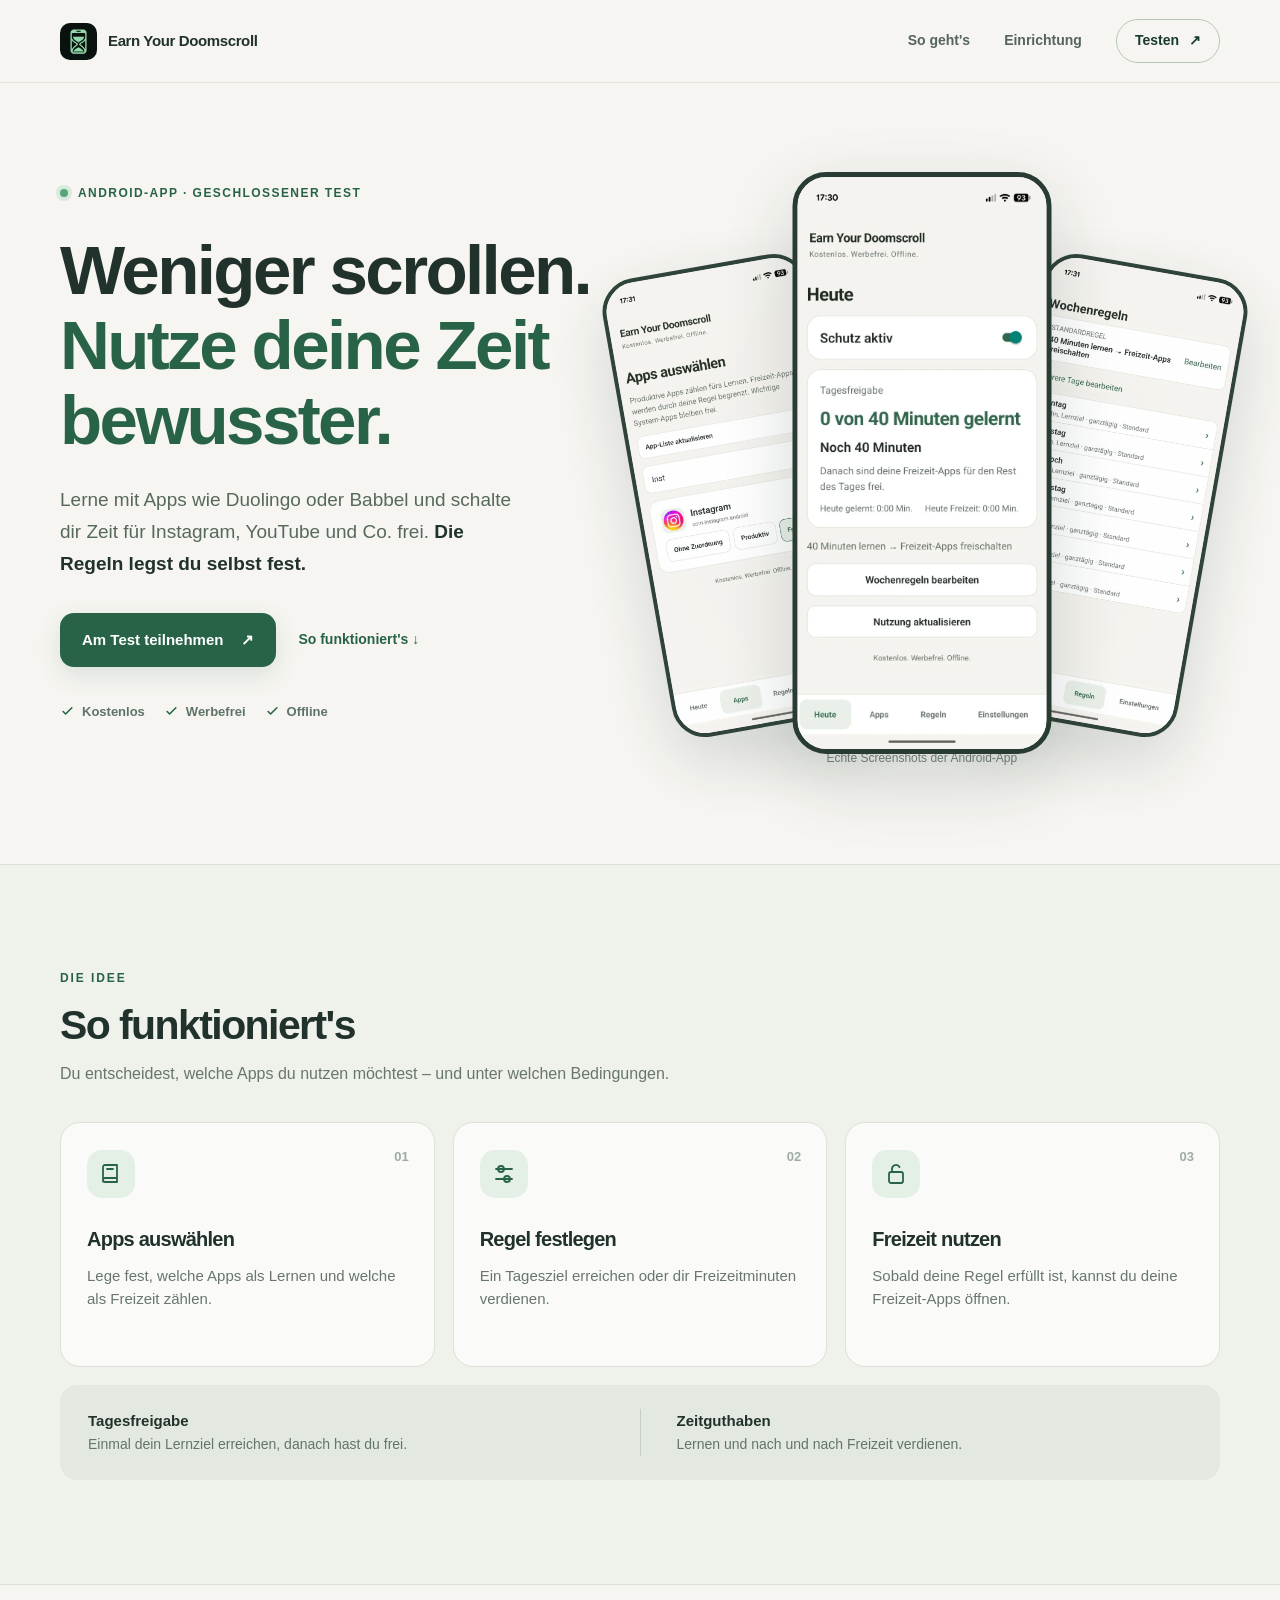
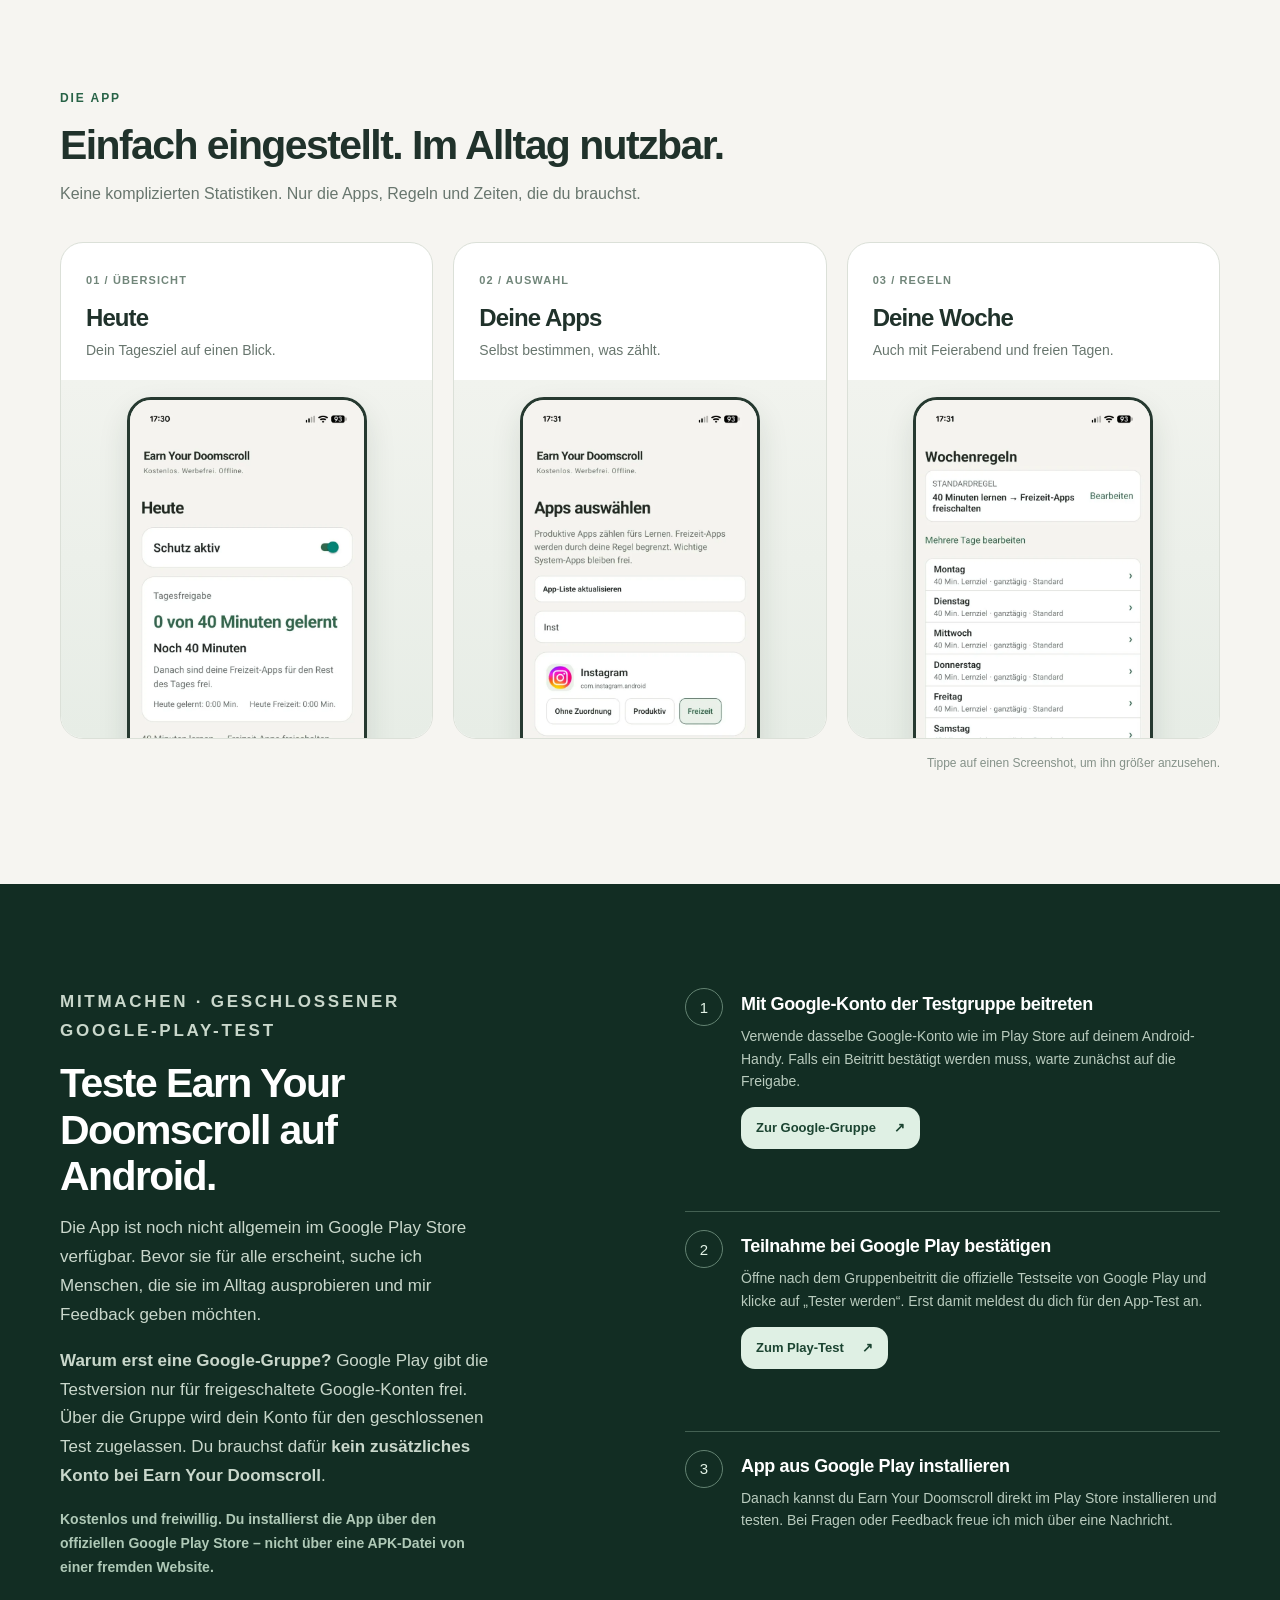
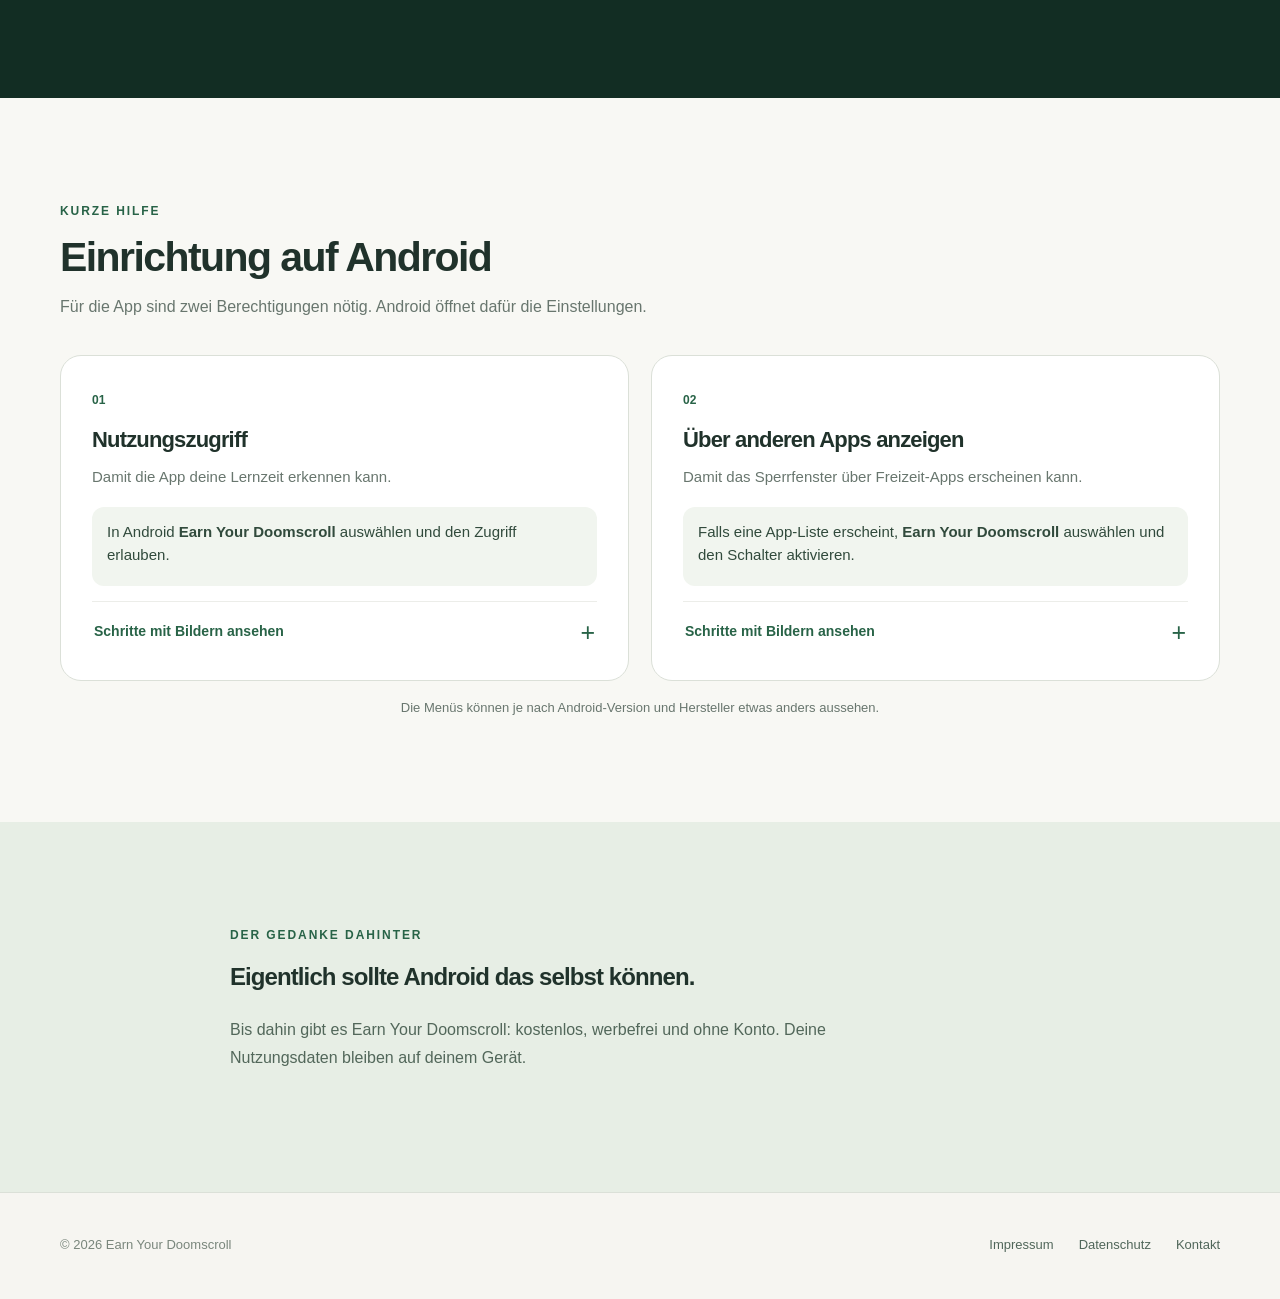
<file: index.html>
<!doctype html>
<html lang="de">
  <head>
    <meta charset="utf-8" />
    <meta name="viewport" content="width=device-width, initial-scale=1" />
    <meta name="color-scheme" content="light" />
    <meta name="theme-color" content="#f6f5f1" />
    <meta name="description" content="Earn Your Doomscroll: Lerne mit produktiven Apps und schalte dir Freizeit für Instagram, YouTube und Co. frei. Kostenlos, ohne Werbung und offline." />
    <meta property="og:title" content="Earn Your Doomscroll – Weniger scrollen. Bewusster entscheiden." />
    <meta property="og:description" content="Lernen, Freizeit freischalten und eigene Regeln festlegen. Eine kostenlose Android-App ohne Konto." />
    <meta property="og:type" content="website" />
    <meta property="og:image" content="assets/icon-384.webp" />
    <link rel="icon" href="assets/favicon.png" />
    <link rel="stylesheet" href="css/styles.css" />
    <title>Earn Your Doomscroll – Bewusster scrollen</title>
  </head>
  <body>
    <a class="skip-link" href="#inhalt">Zum Inhalt springen</a>
    <header class="site-header">
      <div class="container header-inner">
        <a class="brand" href="#start" aria-label="Earn Your Doomscroll – zum Anfang">
          <img src="assets/icon-128.webp" width="37" height="37" alt="" />
          <span>Earn Your Doomscroll</span>
        </a>
        <nav class="nav-links" aria-label="Hauptnavigation">
          <a href="#so-gehts">So geht's</a>
          <a href="#einrichtung">Einrichtung</a>
          <a href="#test" class="nav-cta">Testen <span aria-hidden="true">↗</span></a>
        </nav>
        <a class="mobile-nav-cta" href="#test">Testen <span aria-hidden="true">↗</span></a>
      </div>
    </header>

    <main id="inhalt">
      <section class="hero section" id="start" aria-labelledby="hero-title">
        <div class="container hero-grid">
          <div class="hero-copy">
            <span class="eyebrow"><span class="status-dot"></span> Android-App · Geschlossener Test</span>
            <h1 id="hero-title">Weniger scrollen.<br /><em>Nutze deine Zeit bewusster.</em></h1>
            <p class="hero-lead">Lerne mit Apps wie Duolingo oder Babbel und schalte dir Zeit für Instagram, YouTube und Co. frei. <strong>Die Regeln legst du selbst fest.</strong></p>
            <div class="hero-actions">
              <a class="button button-primary" href="#test">Am Test teilnehmen <span aria-hidden="true">↗</span></a>
              <a class="text-link" href="#so-gehts">So funktioniert's <span aria-hidden="true">↓</span></a>
            </div>
            <div class="trust-row" aria-label="Eigenschaften der App">
              <span><svg class="mini-icon" viewBox="0 0 24 24" aria-hidden="true"><path d="m5 12 4 4L19 6"/></svg> Kostenlos</span>
              <span><svg class="mini-icon" viewBox="0 0 24 24" aria-hidden="true"><path d="m5 12 4 4L19 6"/></svg> Werbefrei</span>
              <span><svg class="mini-icon" viewBox="0 0 24 24" aria-hidden="true"><path d="m5 12 4 4L19 6"/></svg> Offline</span>
            </div>
          </div>
          <div class="hero-visual" aria-label="Einblicke in die Android-App">
            <div class="hero-visual-glow" aria-hidden="true"></div>
            <div class="phone phone-back phone-back-left" aria-hidden="true"><img src="assets/apps.webp" width="684" height="1536" alt="" /></div>
            <div class="phone phone-main"><img src="assets/heute.webp" width="684" height="1536" alt="Dashboard der Android-App mit Tagesziel, Schutzstatus und Lernfortschritt" /></div>
            <div class="phone phone-back phone-back-right" aria-hidden="true"><img src="assets/regeln.webp" width="684" height="1536" alt="" /></div>
            <span class="visual-caption">Echte Screenshots der Android-App</span>
          </div>
        </div>
      </section>

      <section class="section section-steps" id="so-gehts" aria-labelledby="steps-title">
        <div class="container">
          <div class="section-heading">
            <p class="kicker">DIE IDEE</p>
            <h2 id="steps-title">So funktioniert's</h2>
            <p>Du entscheidest, welche Apps du nutzen möchtest – und unter welchen Bedingungen.</p>
          </div>
          <div class="steps-grid">
            <article class="step-card">
              <span class="step-index">01</span>
              <span class="step-icon" aria-hidden="true"><svg viewBox="0 0 24 24"><path d="M4 19.5V5a2 2 0 0 1 2-2h12v17H6a2 2 0 0 1 0-4h12"/><path d="M8 7h6"/></svg></span>
              <h3>Apps auswählen</h3>
              <p>Lege fest, welche Apps als Lernen und welche als Freizeit zählen.</p>
            </article>
            <article class="step-card">
              <span class="step-index">02</span>
              <span class="step-icon" aria-hidden="true"><svg viewBox="0 0 24 24"><path d="M4 7h16M4 17h16"/><circle cx="9" cy="7" r="3"/><circle cx="15" cy="17" r="3"/></svg></span>
              <h3>Regel festlegen</h3>
              <p>Ein Tagesziel erreichen oder dir Freizeitminuten verdienen.</p>
            </article>
            <article class="step-card">
              <span class="step-index">03</span>
              <span class="step-icon" aria-hidden="true"><svg viewBox="0 0 24 24"><rect x="5" y="10" width="14" height="11" rx="2"/><path d="M8 10V7a4 4 0 0 1 7.5-2"/></svg></span>
              <h3>Freizeit nutzen</h3>
              <p>Sobald deine Regel erfüllt ist, kannst du deine Freizeit-Apps öffnen.</p>
            </article>
          </div>
          <div class="mode-strip">
            <div><strong>Tagesfreigabe</strong><span>Einmal dein Lernziel erreichen, danach hast du frei.</span></div>
            <span class="mode-divider" aria-hidden="true"></span>
            <div><strong>Zeitguthaben</strong><span>Lernen und nach und nach Freizeit verdienen.</span></div>
          </div>
        </div>
      </section>

      <section class="section showcase" id="einblick" aria-labelledby="showcase-title">
        <div class="container">
          <div class="section-heading narrow">
            <p class="kicker">DIE APP</p>
            <h2 id="showcase-title">Einfach eingestellt. Im Alltag nutzbar.</h2>
            <p>Keine komplizierten Statistiken. Nur die Apps, Regeln und Zeiten, die du brauchst.</p>
          </div>
          <div class="showcase-grid">
            <article class="showcase-card">
              <div class="showcase-copy"><span>01 / ÜBERSICHT</span><h3>Heute</h3><p>Dein Tagesziel auf einen Blick.</p></div>
              <button type="button" class="image-button" data-lightbox="assets/heute.webp" data-alt="Dashboard der App: Schutz aktiv, Tagesfreigabe und Lernfortschritt" aria-label="Screenshot Heute vergrößern"><img src="assets/heute.webp" width="684" height="1536" loading="lazy" alt="Dashboard mit Tagesfreigabe und Lernziel" /></button>
            </article>
            <article class="showcase-card">
              <div class="showcase-copy"><span>02 / AUSWAHL</span><h3>Deine Apps</h3><p>Selbst bestimmen, was zählt.</p></div>
              <button type="button" class="image-button" data-lightbox="assets/apps.webp" data-alt="App-Auswahl mit Instagram als Freizeit-App" aria-label="Screenshot Apps auswählen vergrößern"><img src="assets/apps.webp" width="684" height="1536" loading="lazy" alt="Auswahl installierter Android-Apps" /></button>
            </article>
            <article class="showcase-card">
              <div class="showcase-copy"><span>03 / REGELN</span><h3>Deine Woche</h3><p>Auch mit Feierabend und freien Tagen.</p></div>
              <button type="button" class="image-button" data-lightbox="assets/regeln.webp" data-alt="Wochenübersicht mit Standardregel und sieben Wochentagen" aria-label="Screenshot Wochenregeln vergrößern"><img src="assets/regeln.webp" width="684" height="1536" loading="lazy" alt="Wochenregeln und Tagesfreigabe in der App" /></button>
            </article>
          </div>
          <p class="showcase-hint">Tippe auf einen Screenshot, um ihn größer anzusehen.</p>
        </div>
      </section>

      <section class="section test-section" id="test" aria-labelledby="test-title">
        <div class="container test-grid">
          <div class="test-head">
            <p class="kicker kicker-light">MITMACHEN · GESCHLOSSENER GOOGLE-PLAY-TEST</p>
            <h2 id="test-title">Teste Earn Your Doomscroll auf Android.</h2>
            <p>Die App ist noch nicht allgemein im Google Play Store verfügbar. Bevor sie für alle erscheint, suche ich Menschen, die sie im Alltag ausprobieren und mir Feedback geben möchten.</p>
            <p><strong>Warum erst eine Google-Gruppe?</strong> Google Play gibt die Testversion nur für freigeschaltete Google-Konten frei. Über die Gruppe wird dein Konto für den geschlossenen Test zugelassen. Du brauchst dafür <strong>kein zusätzliches Konto bei Earn Your Doomscroll</strong>.</p>
            <p class="test-note">Kostenlos und freiwillig. Du installierst die App über den offiziellen Google Play Store – nicht über eine APK-Datei von einer fremden Website.</p>
          </div>
          <div class="test-steps">
            <div class="test-step">
              <span class="test-nr">1</span>
              <div>
                <h3>Mit Google-Konto der Testgruppe beitreten</h3>
                <p>Verwende dasselbe Google-Konto wie im Play Store auf deinem Android-Handy. Falls ein Beitritt bestätigt werden muss, warte zunächst auf die Freigabe.</p>
                <a class="button button-light button-compact is-hidden" data-config-url="groupUrl" target="_blank" rel="noopener noreferrer">Zur Google-Gruppe <span aria-hidden="true">↗</span></a>
                <span class="coming-soon" data-config-placeholder="groupUrl">Gruppenlink folgt</span>
              </div>
            </div>
            <div class="test-step">
              <span class="test-nr">2</span>
              <div>
                <h3>Teilnahme bei Google Play bestätigen</h3>
                <p>Öffne nach dem Gruppenbeitritt die offizielle Testseite von Google Play und klicke auf „Tester werden“. Erst damit meldest du dich für den App-Test an.</p>
                <a class="button button-light button-compact is-hidden" data-config-url="playTestUrl" target="_blank" rel="noopener noreferrer">Zum Play-Test <span aria-hidden="true">↗</span></a>
                <span class="coming-soon" data-config-placeholder="playTestUrl">Play-Testlink folgt</span>
              </div>
            </div>
            <div class="test-step">
              <span class="test-nr">3</span>
              <div>
                <h3>App aus Google Play installieren</h3>
                <p>Danach kannst du Earn Your Doomscroll direkt im Play Store installieren und testen. Bei Fragen oder Feedback freue ich mich über eine Nachricht.</p>
              </div>
            </div>
          </div>
        </div>
      </section>

      <section class="section setup-section" id="einrichtung" aria-labelledby="setup-title">
        <div class="container">
          <div class="section-heading narrow">
            <p class="kicker">KURZE HILFE</p>
            <h2 id="setup-title">Einrichtung auf Android</h2>
            <p>Für die App sind zwei Berechtigungen nötig. Android öffnet dafür die Einstellungen.</p>
          </div>
          <div class="setup-grid">
            <article class="permission-card">
              <span class="permission-number">01</span>
              <h3>Nutzungszugriff</h3>
              <p>Damit die App deine Lernzeit erkennen kann.</p>
              <p class="permission-action">In Android <strong>Earn Your Doomscroll</strong> auswählen und den Zugriff erlauben.</p>
              <details class="image-details">
                <summary>Schritte mit Bildern ansehen <span aria-hidden="true">+</span></summary>
                <div class="detail-images">
                  <button class="permission-shot" type="button" data-lightbox="assets/nutzungszugriff-liste.webp" data-alt="Android-Liste für App-Nutzungsdaten mit Earn Your Doomscroll" aria-label="App-Liste zum Nutzungszugriff vergrößern"><img src="assets/nutzungszugriff-liste.webp" width="684" height="1536" loading="lazy" alt="Android-Liste: Earn Your Doomscroll auswählen" /><small>1. App wählen</small></button>
                  <button class="permission-shot" type="button" data-lightbox="assets/nutzungszugriff-detail.webp" data-alt="Android-Schalter Zugriff auf App-Nutzungsdaten erlauben" aria-label="Schalter für Nutzungszugriff vergrößern"><img src="assets/nutzungszugriff-detail.webp" width="684" height="1536" loading="lazy" alt="Android-Schalter: Zugriff erlauben" /><small>2. Zugriff erlauben</small></button>
                </div>
              </details>
            </article>
            <article class="permission-card">
              <span class="permission-number">02</span>
              <h3>Über anderen Apps anzeigen</h3>
              <p>Damit das Sperrfenster über Freizeit-Apps erscheinen kann.</p>
              <p class="permission-action">Falls eine App-Liste erscheint, <strong>Earn Your Doomscroll</strong> auswählen und den Schalter aktivieren.</p>
              <details class="image-details">
                <summary>Schritte mit Bildern ansehen <span aria-hidden="true">+</span></summary>
                <div class="detail-images">
                  <button class="permission-shot" type="button" data-lightbox="assets/overlay-liste.webp" data-alt="Android-Liste zur Berechtigung Über anderen Apps anzeigen" aria-label="App-Liste für Overlay-Berechtigung vergrößern"><img src="assets/overlay-liste.webp" width="684" height="1536" loading="lazy" alt="Android-Liste: Earn Your Doomscroll auswählen" /><small>1. App wählen</small></button>
                  <button class="permission-shot" type="button" data-lightbox="assets/overlay-detail.webp" data-alt="Android-Schalter Einblendung über anderen Apps zulassen" aria-label="Schalter für Overlay-Berechtigung vergrößern"><img src="assets/overlay-detail.webp" width="684" height="1536" loading="lazy" alt="Android-Schalter: Einblendung zulassen" /><small>2. Einblendung erlauben</small></button>
                </div>
              </details>
            </article>
          </div>
          <p class="setup-footnote">Die Menüs können je nach Android-Version und Hersteller etwas anders aussehen.</p>
        </div>
      </section>

      <section class="section why-section" id="warum" aria-labelledby="why-title">
        <div class="container why-copy">
          <p class="kicker">DER GEDANKE DAHINTER</p>
          <h2 id="why-title">Eigentlich sollte Android das selbst können.</h2>
          <p>Bis dahin gibt es Earn Your Doomscroll: kostenlos, werbefrei und ohne Konto. Deine Nutzungsdaten bleiben auf deinem Gerät.</p>
        </div>
      </section>
    </main>

    <footer class="site-footer">
      <div class="container footer-inner">
        <span>© <span id="year">2026</span> Earn Your Doomscroll</span>
        <div class="footer-links">
          <a href="impressum/">Impressum</a>
          <a href="datenschutz/">Datenschutz</a>
          <a class="is-hidden" data-config-email="contactEmail">Kontakt</a>
        </div>
      </div>
    </footer>

    <dialog id="image-dialog" class="image-dialog" aria-label="Screenshot vergrößert">
      <div class="dialog-bar"><span>App-Screenshot</span><button type="button" class="dialog-close" aria-label="Bild schließen">✕</button></div>
      <img class="dialog-image" src="assets/heute.webp" alt="" />
    </dialog>

    <script src="js/config.js"></script>
    <script src="js/main.js"></script>
  </body>
</html>
</file>
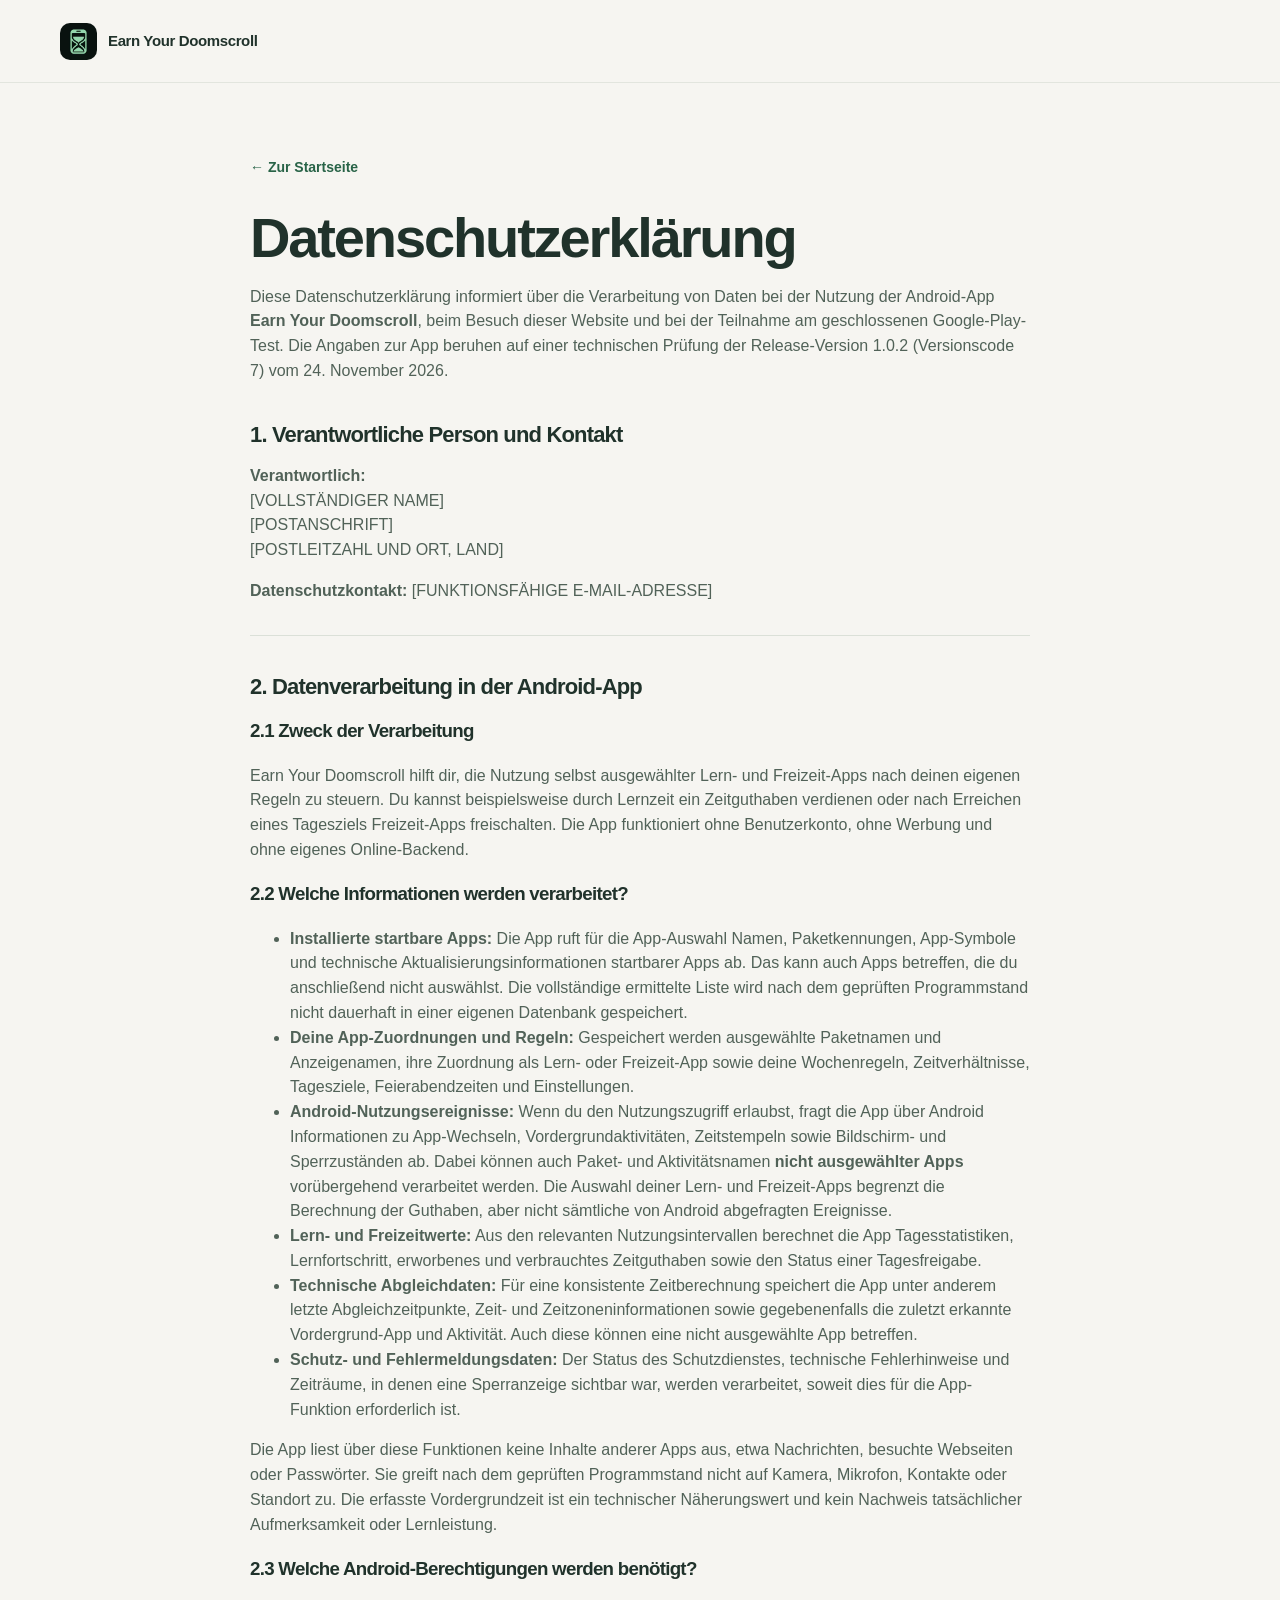
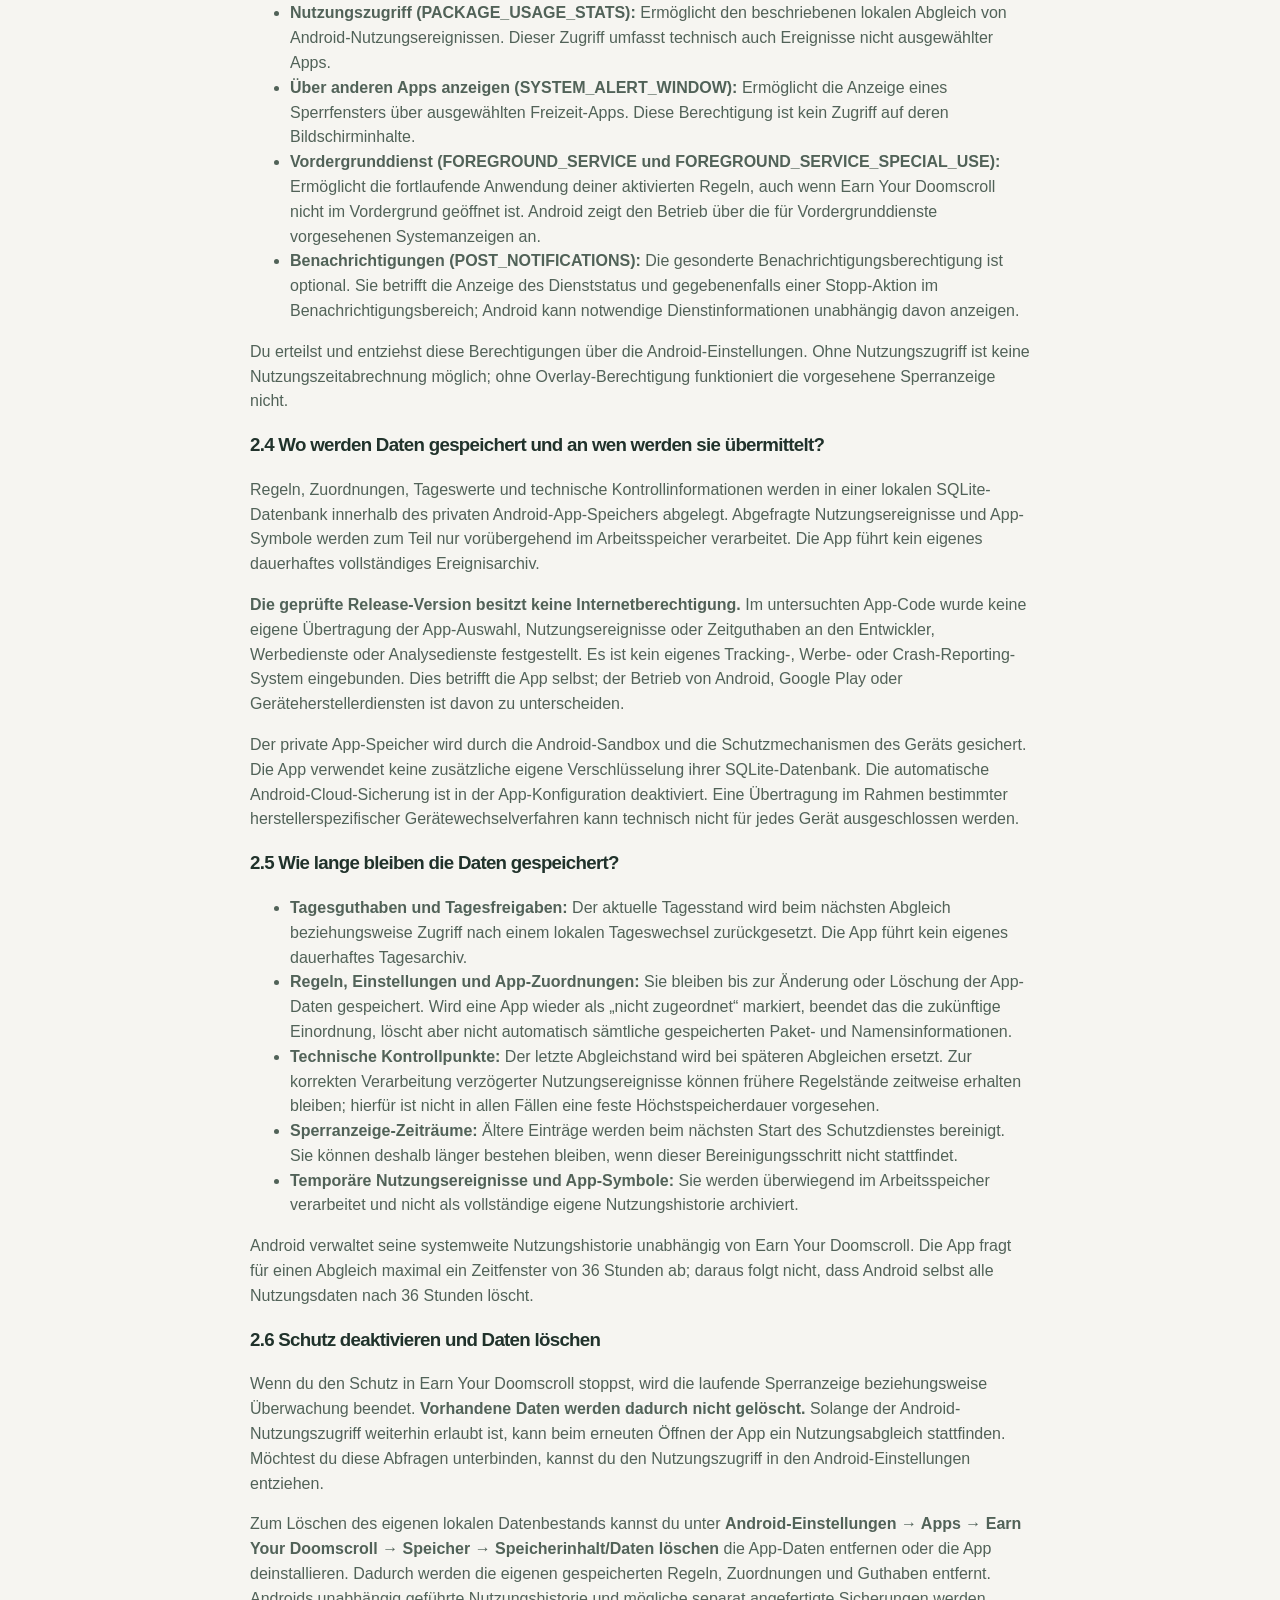
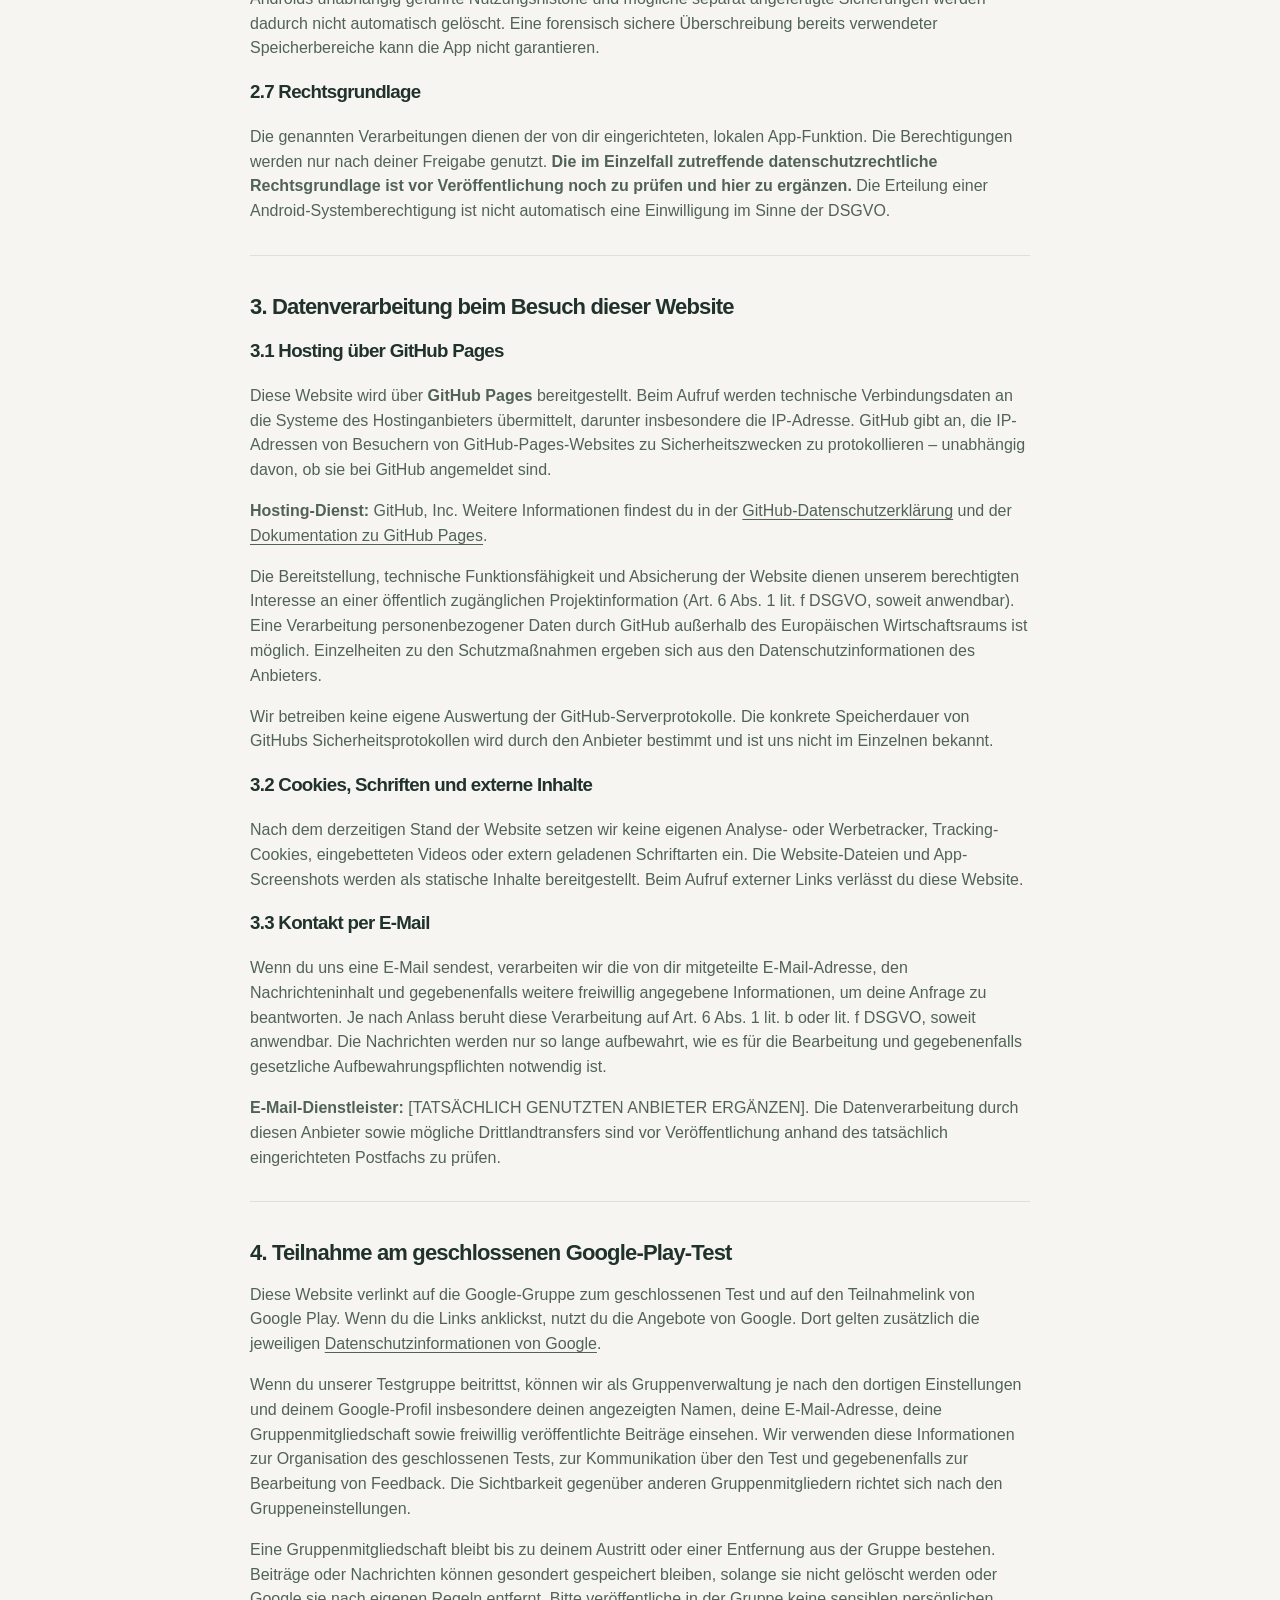
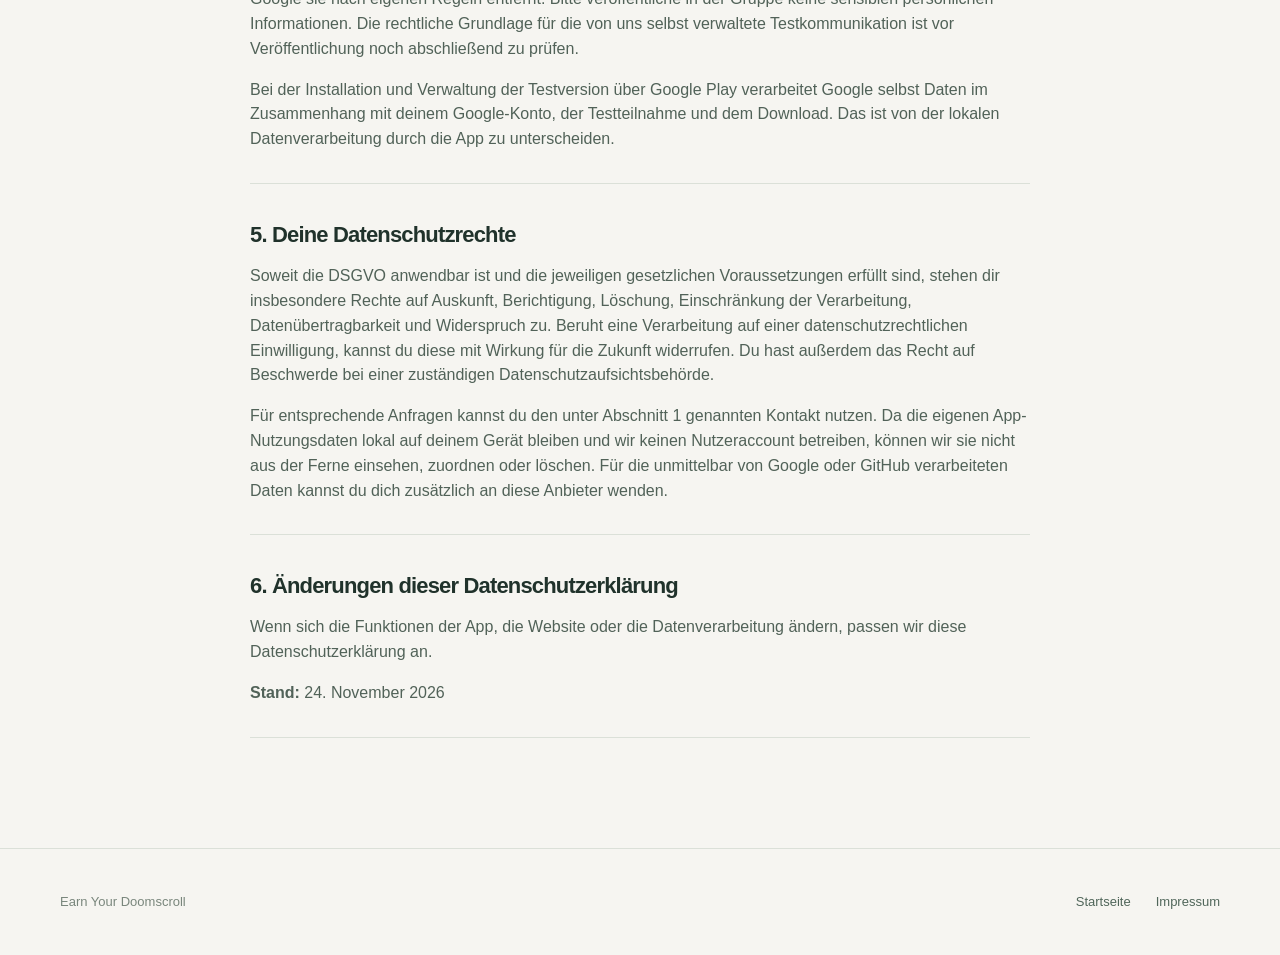
<file: datenschutz/index.html>
<!doctype html>
<html lang="de">
<head>
  <meta charset="utf-8" />
  <meta name="viewport" content="width=device-width, initial-scale=1" />
  <meta name="color-scheme" content="light" />
  <meta name="theme-color" content="#f6f5f1" />
  <meta name="description" content="Datenschutzerklärung für die Android-App Earn Your Doomscroll und die zugehörige Website." />
  <title>Datenschutzerklärung – Earn Your Doomscroll</title>
  <link rel="icon" href="../assets/favicon.png" />
  <link rel="stylesheet" href="../css/styles.css" />
</head>
<body>
  <a class="skip-link" href="#inhalt">Zum Inhalt springen</a>
  <header class="site-header legal-header">
    <div class="container header-inner">
      <a class="brand" href="../"><img src="../assets/icon-128.webp" width="37" height="37" alt="" /><span>Earn Your Doomscroll</span></a>
      <a class="mobile-nav-cta" href="../">Zur Startseite</a>
    </div>
  </header>

  <main class="container" id="inhalt">
    <article class="legal-wrap">
      <a class="legal-back" href="../">← Zur Startseite</a>
      <h1>Datenschutzerklärung</h1>
      <p>Diese Datenschutzerklärung informiert über die Verarbeitung von Daten bei der Nutzung der Android-App <strong>Earn Your Doomscroll</strong>, beim Besuch dieser Website und bei der Teilnahme am geschlossenen Google-Play-Test. Die Angaben zur App beruhen auf einer technischen Prüfung der Release-Version 1.0.2 (Versionscode 7) vom 24. November 2026.</p>

      <section aria-labelledby="verantwortlich">
        <h2 id="verantwortlich">1. Verantwortliche Person und Kontakt</h2>
        <p><strong>Verantwortlich:</strong><br />
          [VOLLSTÄNDIGER NAME]<br />
          [POSTANSCHRIFT]<br />
          [POSTLEITZAHL UND ORT, LAND]</p>
        <p><strong>Datenschutzkontakt:</strong> [FUNKTIONSFÄHIGE E-MAIL-ADRESSE]</p>
        <!-- VOR VERÖFFENTLICHUNG: Identität, ladungsfähige Anschrift und erreichbaren Datenschutzkontakt ergänzen. Die Support-Adresse nur verwenden, falls sie tatsächlich eingerichtet ist. -->
      </section>

      <section aria-labelledby="app">
        <h2 id="app">2. Datenverarbeitung in der Android-App</h2>
        <h3>2.1 Zweck der Verarbeitung</h3>
        <p>Earn Your Doomscroll hilft dir, die Nutzung selbst ausgewählter Lern- und Freizeit-Apps nach deinen eigenen Regeln zu steuern. Du kannst beispielsweise durch Lernzeit ein Zeitguthaben verdienen oder nach Erreichen eines Tagesziels Freizeit-Apps freischalten. Die App funktioniert ohne Benutzerkonto, ohne Werbung und ohne eigenes Online-Backend.</p>

        <h3>2.2 Welche Informationen werden verarbeitet?</h3>
        <ul>
          <li><strong>Installierte startbare Apps:</strong> Die App ruft für die App-Auswahl Namen, Paketkennungen, App-Symbole und technische Aktualisierungsinformationen startbarer Apps ab. Das kann auch Apps betreffen, die du anschließend nicht auswählst. Die vollständige ermittelte Liste wird nach dem geprüften Programmstand nicht dauerhaft in einer eigenen Datenbank gespeichert.</li>
          <li><strong>Deine App-Zuordnungen und Regeln:</strong> Gespeichert werden ausgewählte Paketnamen und Anzeigenamen, ihre Zuordnung als Lern- oder Freizeit-App sowie deine Wochenregeln, Zeitverhältnisse, Tagesziele, Feierabendzeiten und Einstellungen.</li>
          <li><strong>Android-Nutzungsereignisse:</strong> Wenn du den Nutzungszugriff erlaubst, fragt die App über Android Informationen zu App-Wechseln, Vordergrundaktivitäten, Zeitstempeln sowie Bildschirm- und Sperrzuständen ab. Dabei können auch Paket- und Aktivitätsnamen <strong>nicht ausgewählter Apps</strong> vorübergehend verarbeitet werden. Die Auswahl deiner Lern- und Freizeit-Apps begrenzt die Berechnung der Guthaben, aber nicht sämtliche von Android abgefragten Ereignisse.</li>
          <li><strong>Lern- und Freizeitwerte:</strong> Aus den relevanten Nutzungsintervallen berechnet die App Tagesstatistiken, Lernfortschritt, erworbenes und verbrauchtes Zeitguthaben sowie den Status einer Tagesfreigabe.</li>
          <li><strong>Technische Abgleichdaten:</strong> Für eine konsistente Zeitberechnung speichert die App unter anderem letzte Abgleichzeitpunkte, Zeit- und Zeitzoneninformationen sowie gegebenenfalls die zuletzt erkannte Vordergrund-App und Aktivität. Auch diese können eine nicht ausgewählte App betreffen.</li>
          <li><strong>Schutz- und Fehlermeldungsdaten:</strong> Der Status des Schutzdienstes, technische Fehlerhinweise und Zeiträume, in denen eine Sperranzeige sichtbar war, werden verarbeitet, soweit dies für die App-Funktion erforderlich ist.</li>
        </ul>
        <p>Die App liest über diese Funktionen keine Inhalte anderer Apps aus, etwa Nachrichten, besuchte Webseiten oder Passwörter. Sie greift nach dem geprüften Programmstand nicht auf Kamera, Mikrofon, Kontakte oder Standort zu. Die erfasste Vordergrundzeit ist ein technischer Näherungswert und kein Nachweis tatsächlicher Aufmerksamkeit oder Lernleistung.</p>

        <h3>2.3 Welche Android-Berechtigungen werden benötigt?</h3>
        <ul>
          <li><strong>Nutzungszugriff (PACKAGE_USAGE_STATS):</strong> Ermöglicht den beschriebenen lokalen Abgleich von Android-Nutzungsereignissen. Dieser Zugriff umfasst technisch auch Ereignisse nicht ausgewählter Apps.</li>
          <li><strong>Über anderen Apps anzeigen (SYSTEM_ALERT_WINDOW):</strong> Ermöglicht die Anzeige eines Sperrfensters über ausgewählten Freizeit-Apps. Diese Berechtigung ist kein Zugriff auf deren Bildschirminhalte.</li>
          <li><strong>Vordergrunddienst (FOREGROUND_SERVICE und FOREGROUND_SERVICE_SPECIAL_USE):</strong> Ermöglicht die fortlaufende Anwendung deiner aktivierten Regeln, auch wenn Earn Your Doomscroll nicht im Vordergrund geöffnet ist. Android zeigt den Betrieb über die für Vordergrunddienste vorgesehenen Systemanzeigen an.</li>
          <li><strong>Benachrichtigungen (POST_NOTIFICATIONS):</strong> Die gesonderte Benachrichtigungsberechtigung ist optional. Sie betrifft die Anzeige des Dienststatus und gegebenenfalls einer Stopp-Aktion im Benachrichtigungsbereich; Android kann notwendige Dienstinformationen unabhängig davon anzeigen.</li>
        </ul>
        <p>Du erteilst und entziehst diese Berechtigungen über die Android-Einstellungen. Ohne Nutzungszugriff ist keine Nutzungszeitabrechnung möglich; ohne Overlay-Berechtigung funktioniert die vorgesehene Sperranzeige nicht.</p>

        <h3>2.4 Wo werden Daten gespeichert und an wen werden sie übermittelt?</h3>
        <p>Regeln, Zuordnungen, Tageswerte und technische Kontrollinformationen werden in einer lokalen SQLite-Datenbank innerhalb des privaten Android-App-Speichers abgelegt. Abgefragte Nutzungsereignisse und App-Symbole werden zum Teil nur vorübergehend im Arbeitsspeicher verarbeitet. Die App führt kein eigenes dauerhaftes vollständiges Ereignisarchiv.</p>
        <p><strong>Die geprüfte Release-Version besitzt keine Internetberechtigung.</strong> Im untersuchten App-Code wurde keine eigene Übertragung der App-Auswahl, Nutzungsereignisse oder Zeitguthaben an den Entwickler, Werbedienste oder Analysedienste festgestellt. Es ist kein eigenes Tracking-, Werbe- oder Crash-Reporting-System eingebunden. Dies betrifft die App selbst; der Betrieb von Android, Google Play oder Geräteherstellerdiensten ist davon zu unterscheiden.</p>
        <p>Der private App-Speicher wird durch die Android-Sandbox und die Schutzmechanismen des Geräts gesichert. Die App verwendet keine zusätzliche eigene Verschlüsselung ihrer SQLite-Datenbank. Die automatische Android-Cloud-Sicherung ist in der App-Konfiguration deaktiviert. Eine Übertragung im Rahmen bestimmter herstellerspezifischer Gerätewechselverfahren kann technisch nicht für jedes Gerät ausgeschlossen werden.</p>

        <h3>2.5 Wie lange bleiben die Daten gespeichert?</h3>
        <ul>
          <li><strong>Tagesguthaben und Tagesfreigaben:</strong> Der aktuelle Tagesstand wird beim nächsten Abgleich beziehungsweise Zugriff nach einem lokalen Tageswechsel zurückgesetzt. Die App führt kein eigenes dauerhaftes Tagesarchiv.</li>
          <li><strong>Regeln, Einstellungen und App-Zuordnungen:</strong> Sie bleiben bis zur Änderung oder Löschung der App-Daten gespeichert. Wird eine App wieder als „nicht zugeordnet“ markiert, beendet das die zukünftige Einordnung, löscht aber nicht automatisch sämtliche gespeicherten Paket- und Namensinformationen.</li>
          <li><strong>Technische Kontrollpunkte:</strong> Der letzte Abgleichstand wird bei späteren Abgleichen ersetzt. Zur korrekten Verarbeitung verzögerter Nutzungsereignisse können frühere Regelstände zeitweise erhalten bleiben; hierfür ist nicht in allen Fällen eine feste Höchstspeicherdauer vorgesehen.</li>
          <li><strong>Sperranzeige-Zeiträume:</strong> Ältere Einträge werden beim nächsten Start des Schutzdienstes bereinigt. Sie können deshalb länger bestehen bleiben, wenn dieser Bereinigungsschritt nicht stattfindet.</li>
          <li><strong>Temporäre Nutzungsereignisse und App-Symbole:</strong> Sie werden überwiegend im Arbeitsspeicher verarbeitet und nicht als vollständige eigene Nutzungshistorie archiviert.</li>
        </ul>
        <p>Android verwaltet seine systemweite Nutzungshistorie unabhängig von Earn Your Doomscroll. Die App fragt für einen Abgleich maximal ein Zeitfenster von 36 Stunden ab; daraus folgt nicht, dass Android selbst alle Nutzungsdaten nach 36 Stunden löscht.</p>

        <h3>2.6 Schutz deaktivieren und Daten löschen</h3>
        <p>Wenn du den Schutz in Earn Your Doomscroll stoppst, wird die laufende Sperranzeige beziehungsweise Überwachung beendet. <strong>Vorhandene Daten werden dadurch nicht gelöscht.</strong> Solange der Android-Nutzungszugriff weiterhin erlaubt ist, kann beim erneuten Öffnen der App ein Nutzungsabgleich stattfinden. Möchtest du diese Abfragen unterbinden, kannst du den Nutzungszugriff in den Android-Einstellungen entziehen.</p>
        <p>Zum Löschen des eigenen lokalen Datenbestands kannst du unter <strong>Android-Einstellungen → Apps → Earn Your Doomscroll → Speicher → Speicherinhalt/Daten löschen</strong> die App-Daten entfernen oder die App deinstallieren. Dadurch werden die eigenen gespeicherten Regeln, Zuordnungen und Guthaben entfernt. Androids unabhängig geführte Nutzungshistorie und mögliche separat angefertigte Sicherungen werden dadurch nicht automatisch gelöscht. Eine forensisch sichere Überschreibung bereits verwendeter Speicherbereiche kann die App nicht garantieren.</p>

        <h3>2.7 Rechtsgrundlage</h3>
        <p>Die genannten Verarbeitungen dienen der von dir eingerichteten, lokalen App-Funktion. Die Berechtigungen werden nur nach deiner Freigabe genutzt. <strong>Die im Einzelfall zutreffende datenschutzrechtliche Rechtsgrundlage ist vor Veröffentlichung noch zu prüfen und hier zu ergänzen.</strong> Die Erteilung einer Android-Systemberechtigung ist nicht automatisch eine Einwilligung im Sinne der DSGVO.</p>
        <!-- VOR VERÖFFENTLICHUNG: Rechtliche Einordnung der lokalen App-Verarbeitung mit Blick auf die tatsächliche Verantwortlichkeit und Art. 6 DSGVO klären. -->
      </section>

      <section aria-labelledby="website">
        <h2 id="website">3. Datenverarbeitung beim Besuch dieser Website</h2>
        <h3>3.1 Hosting über GitHub Pages</h3>
        <p>Diese Website wird über <strong>GitHub Pages</strong> bereitgestellt. Beim Aufruf werden technische Verbindungsdaten an die Systeme des Hostinganbieters übermittelt, darunter insbesondere die IP-Adresse. GitHub gibt an, die IP-Adressen von Besuchern von GitHub-Pages-Websites zu Sicherheitszwecken zu protokollieren – unabhängig davon, ob sie bei GitHub angemeldet sind.</p>
        <p><strong>Hosting-Dienst:</strong> GitHub, Inc. Weitere Informationen findest du in der <a href="https://docs.github.com/en/site-policy/privacy-policies/github-general-privacy-statement" target="_blank" rel="noopener noreferrer">GitHub-Datenschutzerklärung</a> und der <a href="https://docs.github.com/en/pages/getting-started-with-github-pages/what-is-github-pages" target="_blank" rel="noopener noreferrer">Dokumentation zu GitHub Pages</a>.</p>
        <p>Die Bereitstellung, technische Funktionsfähigkeit und Absicherung der Website dienen unserem berechtigten Interesse an einer öffentlich zugänglichen Projektinformation (Art. 6 Abs. 1 lit. f DSGVO, soweit anwendbar). Eine Verarbeitung personenbezogener Daten durch GitHub außerhalb des Europäischen Wirtschaftsraums ist möglich. Einzelheiten zu den Schutzmaßnahmen ergeben sich aus den Datenschutzinformationen des Anbieters.</p>
        <p>Wir betreiben keine eigene Auswertung der GitHub-Serverprotokolle. Die konkrete Speicherdauer von GitHubs Sicherheitsprotokollen wird durch den Anbieter bestimmt und ist uns nicht im Einzelnen bekannt.</p>

        <h3>3.2 Cookies, Schriften und externe Inhalte</h3>
        <p>Nach dem derzeitigen Stand der Website setzen wir keine eigenen Analyse- oder Werbetracker, Tracking-Cookies, eingebetteten Videos oder extern geladenen Schriftarten ein. Die Website-Dateien und App-Screenshots werden als statische Inhalte bereitgestellt. Beim Aufruf externer Links verlässt du diese Website.</p>
        <!-- VOR VERÖFFENTLICHUNG: Den aktuellen veröffentlichten Website-Code auf nachträglich hinzugefügte externe Ressourcen, Cookies und Skripte prüfen. -->

        <h3>3.3 Kontakt per E-Mail</h3>
        <p>Wenn du uns eine E-Mail sendest, verarbeiten wir die von dir mitgeteilte E-Mail-Adresse, den Nachrichteninhalt und gegebenenfalls weitere freiwillig angegebene Informationen, um deine Anfrage zu beantworten. Je nach Anlass beruht diese Verarbeitung auf Art. 6 Abs. 1 lit. b oder lit. f DSGVO, soweit anwendbar. Die Nachrichten werden nur so lange aufbewahrt, wie es für die Bearbeitung und gegebenenfalls gesetzliche Aufbewahrungspflichten notwendig ist.</p>
        <p><strong>E-Mail-Dienstleister:</strong> [TATSÄCHLICH GENUTZTEN ANBIETER ERGÄNZEN]. Die Datenverarbeitung durch diesen Anbieter sowie mögliche Drittlandtransfers sind vor Veröffentlichung anhand des tatsächlich eingerichteten Postfachs zu prüfen.</p>
        <!-- VOR VERÖFFENTLICHUNG: E-Mail-Postfach/Weiterleitung, Anbieter, Rechtsgrundlagen und tatsächliche Löschpraxis bestätigen. -->
      </section>

      <section aria-labelledby="test">
        <h2 id="test">4. Teilnahme am geschlossenen Google-Play-Test</h2>
        <p>Diese Website verlinkt auf die Google-Gruppe zum geschlossenen Test und auf den Teilnahmelink von Google Play. Wenn du die Links anklickst, nutzt du die Angebote von Google. Dort gelten zusätzlich die jeweiligen <a href="https://policies.google.com/privacy?hl=de" target="_blank" rel="noopener noreferrer">Datenschutzinformationen von Google</a>.</p>
        <p>Wenn du unserer Testgruppe beitrittst, können wir als Gruppenverwaltung je nach den dortigen Einstellungen und deinem Google-Profil insbesondere deinen angezeigten Namen, deine E-Mail-Adresse, deine Gruppenmitgliedschaft sowie freiwillig veröffentlichte Beiträge einsehen. Wir verwenden diese Informationen zur Organisation des geschlossenen Tests, zur Kommunikation über den Test und gegebenenfalls zur Bearbeitung von Feedback. Die Sichtbarkeit gegenüber anderen Gruppenmitgliedern richtet sich nach den Gruppeneinstellungen.</p>
        <p>Eine Gruppenmitgliedschaft bleibt bis zu deinem Austritt oder einer Entfernung aus der Gruppe bestehen. Beiträge oder Nachrichten können gesondert gespeichert bleiben, solange sie nicht gelöscht werden oder Google sie nach eigenen Regeln entfernt. Bitte veröffentliche in der Gruppe keine sensiblen persönlichen Informationen. Die rechtliche Grundlage für die von uns selbst verwaltete Testkommunikation ist vor Veröffentlichung noch abschließend zu prüfen.</p>
        <!-- VOR VERÖFFENTLICHUNG: Sichtbarkeit der Gruppenmitgliedschaft, Posting-Rechte, Gruppen-Löschpraxis und Rechtsgrundlage der Testorganisation bestätigen. -->
        <p>Bei der Installation und Verwaltung der Testversion über Google Play verarbeitet Google selbst Daten im Zusammenhang mit deinem Google-Konto, der Testteilnahme und dem Download. Das ist von der lokalen Datenverarbeitung durch die App zu unterscheiden.</p>
      </section>

      <section aria-labelledby="rechte">
        <h2 id="rechte">5. Deine Datenschutzrechte</h2>
        <p>Soweit die DSGVO anwendbar ist und die jeweiligen gesetzlichen Voraussetzungen erfüllt sind, stehen dir insbesondere Rechte auf Auskunft, Berichtigung, Löschung, Einschränkung der Verarbeitung, Datenübertragbarkeit und Widerspruch zu. Beruht eine Verarbeitung auf einer datenschutzrechtlichen Einwilligung, kannst du diese mit Wirkung für die Zukunft widerrufen. Du hast außerdem das Recht auf Beschwerde bei einer zuständigen Datenschutzaufsichtsbehörde.</p>
        <p>Für entsprechende Anfragen kannst du den unter Abschnitt 1 genannten Kontakt nutzen. Da die eigenen App-Nutzungsdaten lokal auf deinem Gerät bleiben und wir keinen Nutzeraccount betreiben, können wir sie nicht aus der Ferne einsehen, zuordnen oder löschen. Für die unmittelbar von Google oder GitHub verarbeiteten Daten kannst du dich zusätzlich an diese Anbieter wenden.</p>
      </section>

      <section aria-labelledby="aenderungen">
        <h2 id="aenderungen">6. Änderungen dieser Datenschutzerklärung</h2>
        <p>Wenn sich die Funktionen der App, die Website oder die Datenverarbeitung ändern, passen wir diese Datenschutzerklärung an.</p>
        <p><strong>Stand:</strong> 24. November 2026</p>
      </section>
    </article>
  </main>

  <footer class="site-footer">
    <div class="container footer-inner">
      <span>Earn Your Doomscroll</span>
      <div class="footer-links"><a href="../">Startseite</a><a href="../impressum/">Impressum</a></div>
    </div>
  </footer>
</body>
</html>
</file>
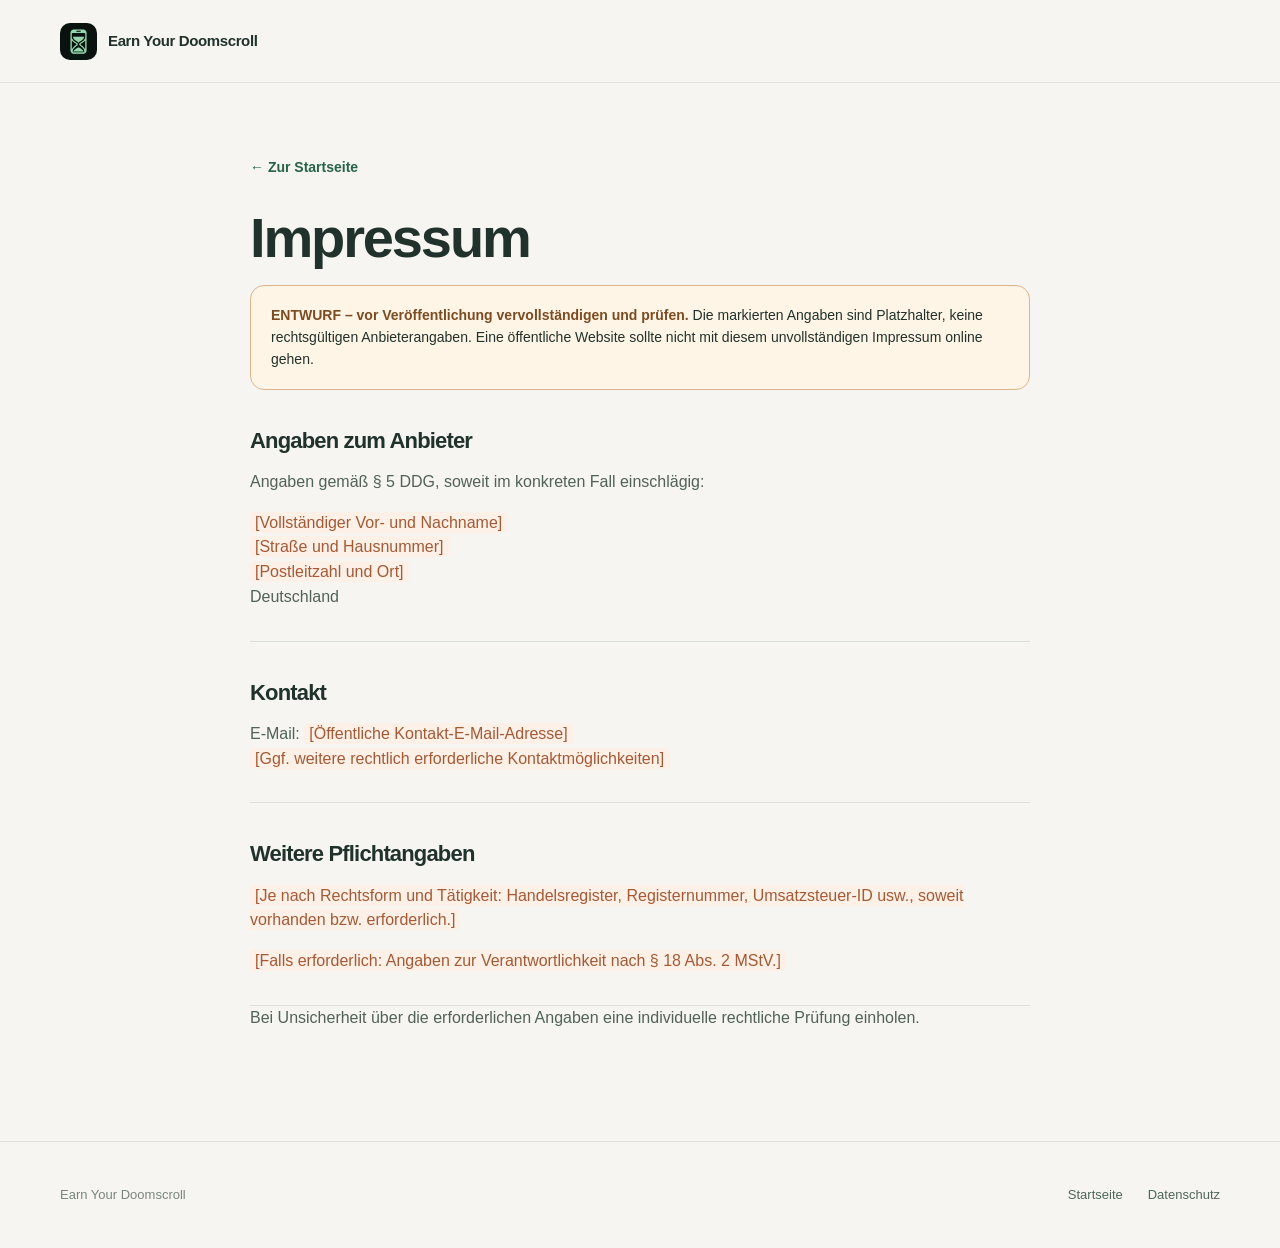
<file: impressum/index.html>
<!doctype html>
<html lang="de">
<head>
  <meta charset="utf-8" />
  <meta name="viewport" content="width=device-width, initial-scale=1" />
  <meta name="color-scheme" content="light" />
  <meta name="theme-color" content="#f6f5f1" />
  <meta name="robots" content="noindex, nofollow" />
  <title>Impressum – Earn Your Doomscroll (Entwurf)</title>
  <link rel="icon" href="../assets/favicon.png" />
  <link rel="stylesheet" href="../css/styles.css" />
</head>
<body>
  <a class="skip-link" href="#inhalt">Zum Inhalt springen</a>
  <header class="site-header legal-header"><div class="container header-inner"><a class="brand" href="../"><img src="../assets/icon-128.webp" width="37" height="37" alt="" /><span>Earn Your Doomscroll</span></a><a class="mobile-nav-cta" href="../">Zur Startseite</a></div></header>
  <main class="container" id="inhalt"><article class="legal-wrap">
    <a class="legal-back" href="../">← Zur Startseite</a>
    <h1>Impressum</h1>
    <div class="legal-placeholder"><strong>ENTWURF – vor Veröffentlichung vervollständigen und prüfen.</strong> Die markierten Angaben sind Platzhalter, keine rechtsgültigen Anbieterangaben. Eine öffentliche Website sollte nicht mit diesem unvollständigen Impressum online gehen.</div>
    <section>
      <h2>Angaben zum Anbieter</h2>
      <p>Angaben gemäß § 5 DDG, soweit im konkreten Fall einschlägig:</p>
      <p><span class="placeholder-text">[Vollständiger Vor- und Nachname]</span><br />
      <span class="placeholder-text">[Straße und Hausnummer]</span><br />
      <span class="placeholder-text">[Postleitzahl und Ort]</span><br />
      Deutschland</p>
    </section>
    <section>
      <h2>Kontakt</h2>
      <p>E-Mail: <span class="placeholder-text">[Öffentliche Kontakt-E-Mail-Adresse]</span><br />
      <span class="placeholder-text">[Ggf. weitere rechtlich erforderliche Kontaktmöglichkeiten]</span></p>
    </section>
    <section>
      <h2>Weitere Pflichtangaben</h2>
      <p><span class="placeholder-text">[Je nach Rechtsform und Tätigkeit: Handelsregister, Registernummer, Umsatzsteuer-ID usw., soweit vorhanden bzw. erforderlich.]</span></p>
      <p><span class="placeholder-text">[Falls erforderlich: Angaben zur Verantwortlichkeit nach § 18 Abs. 2 MStV.]</span></p>
    </section>
    <p>Bei Unsicherheit über die erforderlichen Angaben eine individuelle rechtliche Prüfung einholen.</p>
  </article></main>
  <footer class="site-footer"><div class="container footer-inner"><span>Earn Your Doomscroll</span><div class="footer-links"><a href="../">Startseite</a><a href="../datenschutz/">Datenschutz</a></div></div></footer>
</body>
</html>
</file>
<file: css/styles.css>
:root {
  --paper: #f6f5f1;
  --paper-alt: #eeefe9;
  --white: #ffffff;
  --ink: #20322b;
  --muted: #68766e;
  --green: #286347;
  --green-dark: #173b2e;
  --green-deep: #122d23;
  --mint: #aedbc0;
  --border: #dbe0d8;
  --soft-border: #e8ebe5;
  --radius: 22px;
  --max: 1160px;
  --shadow: 0 15px 60px rgb(17 48 35 / 7%);
}
*, *::before, *::after { box-sizing: border-box; }
html { scroll-behavior: smooth; scroll-padding-top: 110px; }
body { margin: 0; background: var(--paper); color: var(--ink); font-family: -apple-system, BlinkMacSystemFont, "Segoe UI", Roboto, "Helvetica Neue", Arial, sans-serif; font-size: 16px; line-height: 1.55; -webkit-font-smoothing: antialiased; }
a { color: inherit; text-underline-offset: 3px; }
img { max-width: 100%; display: block; }
button { font: inherit; }
a:focus-visible, button:focus-visible, summary:focus-visible { outline: 3px solid #2c8762; outline-offset: 4px; }
.container { width: min(calc(100% - 52px), var(--max)); margin-inline: auto; }
.is-hidden { display: none !important; }
.skip-link { position: absolute; top: -80px; left: 16px; z-index: 100; background: var(--green); color: white; padding: 10px 18px; border-radius: 0 0 12px 12px; }
.skip-link:focus { top: 0; }
.site-header { position: sticky; top: 0; z-index: 30; background: rgb(246 245 241 / 94%); backdrop-filter: blur(14px); border-bottom: 1px solid rgb(219 224 216 / 75%); }
.header-inner { height: 82px; display: flex; align-items: center; justify-content: space-between; gap: 25px; }
.brand { display: inline-flex; gap: 11px; align-items: center; text-decoration: none; font-size: 15px; font-weight: 760; letter-spacing: -.025em; white-space: nowrap; }
.brand img { border-radius: 10px; }
.nav-links { display: flex; gap: 34px; align-items: center; }
.nav-links a { font-size: 14px; font-weight: 650; text-decoration: none; color: #55655c; transition: color .16s; }
.nav-links a:hover { color: var(--green); }
.nav-links .nav-cta { display: inline-flex; align-items: center; gap: 10px; border: 1px solid #b8c7bb; padding: 10px 18px; border-radius: 999px; color: var(--green-dark); }
.mobile-nav-cta { display: none; }
.section { padding-block: 104px; }
.hero { padding: 87px 0 104px; overflow: hidden; }
.hero-grid { display: grid; grid-template-columns: minmax(0, .95fr) minmax(0, 1.05fr); gap: 24px; align-items: center; }
.hero-copy { position: relative; z-index: 2; padding-bottom: 28px; }
.eyebrow { display: inline-flex; align-items: center; gap: 10px; color: var(--green); font-size: 12px; text-transform: uppercase; font-weight: 750; letter-spacing: .12em; }
.status-dot { width: 8px; height: 8px; border-radius: 50%; background: #55a579; box-shadow: 0 0 0 4px #d8eadd; }
h1, h2, h3, p { margin-top: 0; }
h1,h2,h3 { letter-spacing: -.038em; }
h1 { font-size: clamp(46px, 5.4vw, 76px); font-weight: 780; line-height: 1.085; margin: 28px 0 26px; }
h1 em { font-style: normal; color: var(--green); }
.hero-lead { max-width: 465px; color: #57685d; line-height: 1.7; font-size: clamp(17px, 1.8vw, 19px); }
.hero-lead strong { color: var(--ink); font-weight: 700; }
.hero-actions { display: flex; align-items: center; flex-wrap: wrap; gap: 22px; margin: 32px 0 35px; }
.button { display: inline-flex; justify-content: center; align-items: center; gap: 18px; min-height: 54px; padding: 13px 22px; border-radius: 14px; text-decoration: none; font-weight: 700; font-size: 15px; transition: transform .15s, background .15s; }
.button:hover { transform: translateY(-2px); }
.button-primary { background: var(--green); color: var(--white); box-shadow: 0 8px 24px #205b4220; }
.button-primary:hover { background: #205339; }
.text-link { color: var(--green); font-size: 14px; font-weight: 700; text-decoration: none; }
.text-link:hover { text-decoration: underline; }
.trust-row { display: flex; flex-wrap: wrap; gap: 19px; color: #607368; font-size: 13px; font-weight: 650; }
.trust-row span { display: inline-flex; gap: 7px; align-items: center; }
.mini-icon { width: 15px; height: 15px; fill: none; stroke: var(--green); stroke-width: 2.5; stroke-linecap: round; stroke-linejoin: round; }
.hero-visual { position: relative; min-height: 590px; isolation: isolate; }
.hero-visual-glow { position: absolute; top: 62px; left: 3%; right: 3%; bottom: 8px; z-index: -1; background: radial-gradient(ellipse at center, #d7e6db 0%, rgb(215 230 219 / 58%) 38%, transparent 72%); }
.phone { position: absolute; overflow: hidden; border: 5px solid #283c33; border-radius: 34px; background: #f6f5f1; box-shadow: 0 25px 70px #132a222a; width: 259px; aspect-ratio: 684/1536; }
.phone img { width: 100%; height: 100%; object-fit: cover; }
.phone-main { left: 50%; top: 2px; z-index: 3; transform: translateX(-50%); }
.phone-back { width: 207px; top: 93px; z-index: 1; opacity: .96; border-width: 4px; }
.phone-back-left { left: 2%; transform: rotate(-10deg); }
.phone-back-right { right: 1%; transform: rotate(10deg); }
.visual-caption { position: absolute; bottom: -8px; left: 0; width: 100%; text-align: center; color: #76857a; font-size: 12px; }
.kicker { color: var(--green); font-size: 12px; font-weight: 780; letter-spacing: .16em; margin: 0 0 14px; }
.section-heading { margin-bottom: 35px; }
.section-heading h2, .test-head h2, .why-grid h2 { font-size: clamp(30px, 3.2vw, 45px); line-height: 1.14; font-weight: 760; margin: 0 0 14px; }
.section-heading p:not(.kicker) { color: var(--muted); max-width: 610px; margin: 0; font-size: 16px; }
.section-heading.narrow { max-width: 780px; }
.section-steps { background: #eff1eb; border-block: 1px solid var(--border); }
.steps-grid { display: grid; grid-template-columns: repeat(3, minmax(0, 1fr)); gap: 18px; }
.step-card { position: relative; min-height: 245px; border: 1px solid var(--border); border-radius: 20px; background: #fafbf8; padding: 27px 26px; }
.step-index { position: absolute; top: 24px; right: 25px; font-size: 13px; color: #a0aca3; font-weight: 750; }
.step-icon { display: grid; place-items: center; width: 48px; height: 48px; color: var(--green); background: #e4efe6; border-radius: 15px; margin-bottom: 26px; }
.step-icon svg { width: 24px; height: 24px; stroke: currentColor; stroke-width: 1.8; stroke-linecap: round; stroke-linejoin: round; fill: none; }
.step-card h3 { font-size: 20px; margin: 0 0 9px; }
.step-card p { margin: 0; color: var(--muted); font-size: 15px; }
.mode-strip { display: grid; grid-template-columns: 1fr 1px 1fr; gap: 36px; margin-top: 18px; padding: 24px 28px; background: #e3e9e0; border-radius: 17px; }
.mode-strip > div { display: flex; flex-direction: column; gap: 2px; }
.mode-strip strong { font-size: 15px; }
.mode-strip span { font-size: 14px; color: #63746b; }
.mode-divider { background: #c6d1c6; }
.showcase { padding-bottom: 112px; }
.showcase-grid { display: grid; grid-template-columns: repeat(3, minmax(0, 1fr)); gap: 20px; }
.showcase-card { background: #fff; border: 1px solid var(--border); border-radius: 23px; overflow: hidden; }
.showcase-copy { padding: 24px 25px 18px; }
.showcase-copy span { color: #71867a; font-weight: 700; font-size: 11px; letter-spacing: .1em; }
.showcase-copy h3 { font-size: 24px; margin: 7px 0 4px; }
.showcase-copy p { margin: 0; color: var(--muted); font-size: 14px; }
.image-button { display: block; width: 100%; padding: 17px 28px 0; border: 0; cursor: zoom-in; background: linear-gradient(#f1f3ee, #e7ede6); height: 358px; overflow: hidden; }
.image-button img { width: min(100%, 240px); height: auto; border: 3px solid #263930; border-radius: 24px 24px 0 0; margin: 0 auto; box-shadow: 0 13px 30px #1a30221e; transition: transform .2s ease; }
.image-button:hover img { transform: translateY(-8px); }
.showcase-hint { color: #849188; font-size: 12px; margin: 15px 0 0; text-align: right; }
.test-section { background: var(--green-deep); color: white; }
.test-grid { display: grid; grid-template-columns: minmax(0,1fr) minmax(0, 1fr); gap: 90px; }
.kicker-light { color: #a7dabc; }
.test-head h2 { max-width: 420px; }
.test-head p { max-width: 440px; color: #c9d7cb; font-size: 17px; line-height: 1.7; }
.test-head .test-note { font-size: 14px; color: #afc9b7; font-weight: 650; }
.test-steps { display: grid; gap: 18px; }
.test-step { display: flex; gap: 18px; align-items: flex-start; padding-bottom: 19px; border-bottom: 1px solid #436052; }
.test-step:last-child { border-bottom: 0; }
.test-nr { flex: 0 0 auto; display: grid; place-items: center; width: 38px; height: 38px; border: 1px solid #638372; border-radius: 50%; font-size: 15px; color: #e2f2e6; }
.test-step h3 { font-size: 18px; letter-spacing: -.02em; margin: 3px 0 6px; }
.test-step p { margin: 0; color: #b9cbbe; font-size: 14px; line-height: 1.6; }
.button-compact { margin-top: 15px; padding: 10px 15px; min-height: 42px; font-size: 13px; }
.button-light { color: #1b4431; background: #dff0e4; }
.button-light:hover { background: #fff; }
.coming-soon { display: inline-block; margin-top: 13px; font-size: 13px; font-weight: 700; color: #bad6c6; padding: 7px 10px; border: 1px solid #4b6e5b; border-radius: 9px; }
.setup-section { background: #f8f8f4; }
.setup-grid { display: grid; grid-template-columns: 1fr 1fr; gap: 22px; }
.permission-card { padding: 31px; background: #fff; border: 1px solid var(--border); border-radius: 21px; }
.permission-number { color: var(--green); font-size: 12px; font-weight: 800; }
.permission-card h3 { font-size: 22px; margin: 12px 0 8px; }
.permission-card p { font-size: 15px; color: var(--muted); margin-bottom: 18px; }
.permission-card .permission-action { color: #314a3c; background: #f1f5ef; padding: 13px 15px; border-radius: 12px; min-height: 79px; margin-bottom: 15px; }
.image-details { border-top: 1px solid #ecede9; margin-top: 10px; }
.image-details summary { list-style: none; cursor: pointer; display: flex; align-items: center; justify-content: space-between; color: var(--green); font-weight: 700; font-size: 14px; padding: 18px 2px 4px; }
.image-details summary::-webkit-details-marker { display: none; }
.image-details[open] summary span { transform: rotate(45deg); }
.image-details summary span { font-size: 25px; font-weight: 400; line-height: 1; transition: transform .15s ease; }
.detail-images { display: grid; grid-template-columns: 1fr 1fr; gap: 12px; margin-top: 16px; }
.permission-shot { padding: 8px 8px 10px; border: 1px solid #d8dfd8; border-radius: 13px; background: #f6f7f4; cursor: zoom-in; overflow: hidden; }
.permission-shot img { height: 188px; width: 100%; object-fit: cover; object-position: top; border-radius: 7px; }
.permission-shot small { display: block; color: #506957; font-weight: 650; font-size: 12px; margin-top: 8px; }
.setup-footnote { text-align: center; color: var(--muted); font-size: 13px; margin: 17px 0 0; }
.why-section { background: #e7eee5; }
.why-copy { max-width: 820px; }
.why-copy h2 { max-width: 680px; }
.why-copy p:not(.kicker) { max-width: 650px; color: #52675a; line-height: 1.75; }
.site-footer { background: var(--paper); border-top: 1px solid var(--border); }
.footer-inner { display: flex; justify-content: space-between; align-items: center; min-height: 106px; gap: 24px; font-size: 13px; color: #79867c; }
.footer-links { display: flex; gap: 25px; }
.footer-links a { text-decoration: none; color: #50665a; }
.footer-links a:hover { text-decoration: underline; }
.image-dialog { width: min(calc(100% - 30px), 650px); max-height: min(94dvh, 1040px); padding: 0; border: 1px solid var(--border); border-radius: 17px; box-shadow: 0 18px 80px rgb(0 0 0 / 32%); overflow: hidden; background: #f6f5f1; }
.image-dialog::backdrop { background: rgb(7 18 12 / 76%); backdrop-filter: blur(8px); }
.dialog-bar { display: flex; align-items: center; justify-content: space-between; padding: 10px 18px; border-bottom: 1px solid var(--border); color: var(--green-dark); font-size: 13px; font-weight: 700; }
.dialog-close { border: 0; background: #e6ebe4; border-radius: 8px; width: 36px; height: 36px; cursor: pointer; }
.dialog-image { max-height: calc(94dvh - 60px); margin: 0 auto; object-fit: contain; }
/* Unterseiten */
.legal-header { background: var(--paper); }
.legal-wrap { max-width: 780px; margin: 72px auto 110px; }
.legal-back { color: var(--green); font-weight: 700; text-decoration: none; font-size: 14px; }
.legal-wrap h1 { font-size: clamp(38px,5vw,56px); margin: 28px 0 16px; }
.legal-wrap h2 { font-size: 22px; margin-top: 34px; margin-bottom: 12px; }
.legal-wrap p, .legal-wrap li { color: #516258; }
.legal-placeholder { border-radius: 14px; border: 1px solid #ddb58c; background: #fff5e6; padding: 18px 20px; font-size: 14px; line-height: 1.6; }
.legal-placeholder strong { color: #7b4b21; }
.placeholder-text { color: #a35a36; background: #fdf0e7; padding: 2px 5px; border-radius: 4px; }
.legal-wrap section { border-bottom: 1px solid var(--border); padding-bottom: 15px; }
@media (max-width: 1050px) {
  .hero-grid { grid-template-columns: .97fr 1.03fr; }
  .hero-visual { min-height: 515px; }
  .phone-main { width: 222px; }
  .phone-back { width: 167px; top: 79px; }
  .visual-caption { bottom: -12px; }
  .test-grid { gap: 46px; }
}
@media (max-width: 760px) {
  .container { width: min(calc(100% - 36px), var(--max)); }
  .header-inner { height: 69px; }
  .brand { font-size: 13px; }
  .brand img { width: 32px; height: 32px; }
  .nav-links { display: none; }
  .mobile-nav-cta { display: inline-flex; text-decoration: none; color: var(--green); padding: 9px 13px; border: 1px solid #bdd0c3; border-radius: 999px; font-size: 13px; font-weight: 750; gap: 7px; }
  .section { padding-block: 72px; }
  .hero { padding-top: 63px; padding-bottom: 68px; }
  .hero-grid { grid-template-columns: 1fr; gap: 15px; }
  .hero-copy { padding-bottom: 0; }
  h1 { font-size: clamp(38px, 8.5vw, 56px); margin: 22px 0; }
  .hero-lead { font-size: 17px; line-height: 1.62; }
  .hero-actions { margin: 25px 0 25px; }
  .hero-visual { min-height: 445px; margin-top: 20px; }
  .phone-main { width: 194px; top: 0; }
  .phone-back { width: 155px; top: 62px; }
  .phone-back-left { left: 7%; }
  .phone-back-right { right: 7%; }
  .visual-caption { bottom: 0; }
  .steps-grid { grid-template-columns: 1fr; gap: 12px; }
  .step-card { min-height: 0; padding: 19px 20px 21px; display: grid; grid-template-columns: 46px 1fr; column-gap: 17px; }
  .step-card .step-index { top: 19px; right: 18px; }
  .step-icon { grid-column: 1; grid-row: 1 / span 2; margin: 0; width: 44px; height: 44px; }
  .step-card h3 { grid-column: 2; grid-row: 1; margin: 0 40px 3px 0; font-size: 18px; }
  .step-card p { grid-column: 2; grid-row: 2; font-size: 14px; }
  .mode-strip { gap: 17px; padding: 18px; }
  .showcase-grid { display: grid; grid-auto-flow: column; grid-auto-columns: minmax(235px, 75%); grid-template-columns: none; overflow-x: auto; overscroll-behavior-x: contain; scroll-snap-type: x mandatory; padding-bottom: 12px; gap: 13px; }
  .showcase-card { scroll-snap-align: start; }
  .image-button { height: 300px; }
  .image-button img { width: 210px; }
  .showcase-hint { text-align: left; }
  .test-grid { grid-template-columns: 1fr; gap: 23px; }
  .setup-grid { grid-template-columns: 1fr; }
  .footer-inner { min-height: 116px; align-items: flex-start; flex-direction: column; justify-content: center; gap: 10px; }
  .legal-wrap { margin: 50px auto 80px; }
}
@media (max-width: 420px) {
  .brand { font-size: 12px; }
  .hero-visual { min-height: 377px; }
  .phone-main { width: 165px; }
  .phone-back { width: 120px; top: 60px; }
  .phone-back-left { left: 1%; }
  .phone-back-right { right: 1%; }
  .hero-actions { align-items: stretch; flex-direction: column; gap: 17px; }
  .button-primary { width: 100%; }
  .mode-strip { grid-template-columns: 1fr; gap: 12px; }
  .mode-divider { height: 1px; }
  .permission-card { padding: 23px 20px; }
  .trust-row { gap: 13px; }
}
@media (prefers-reduced-motion: reduce) { html { scroll-behavior: auto; } .button, .image-button img, .image-details summary span { transition: none; } }
</file>
